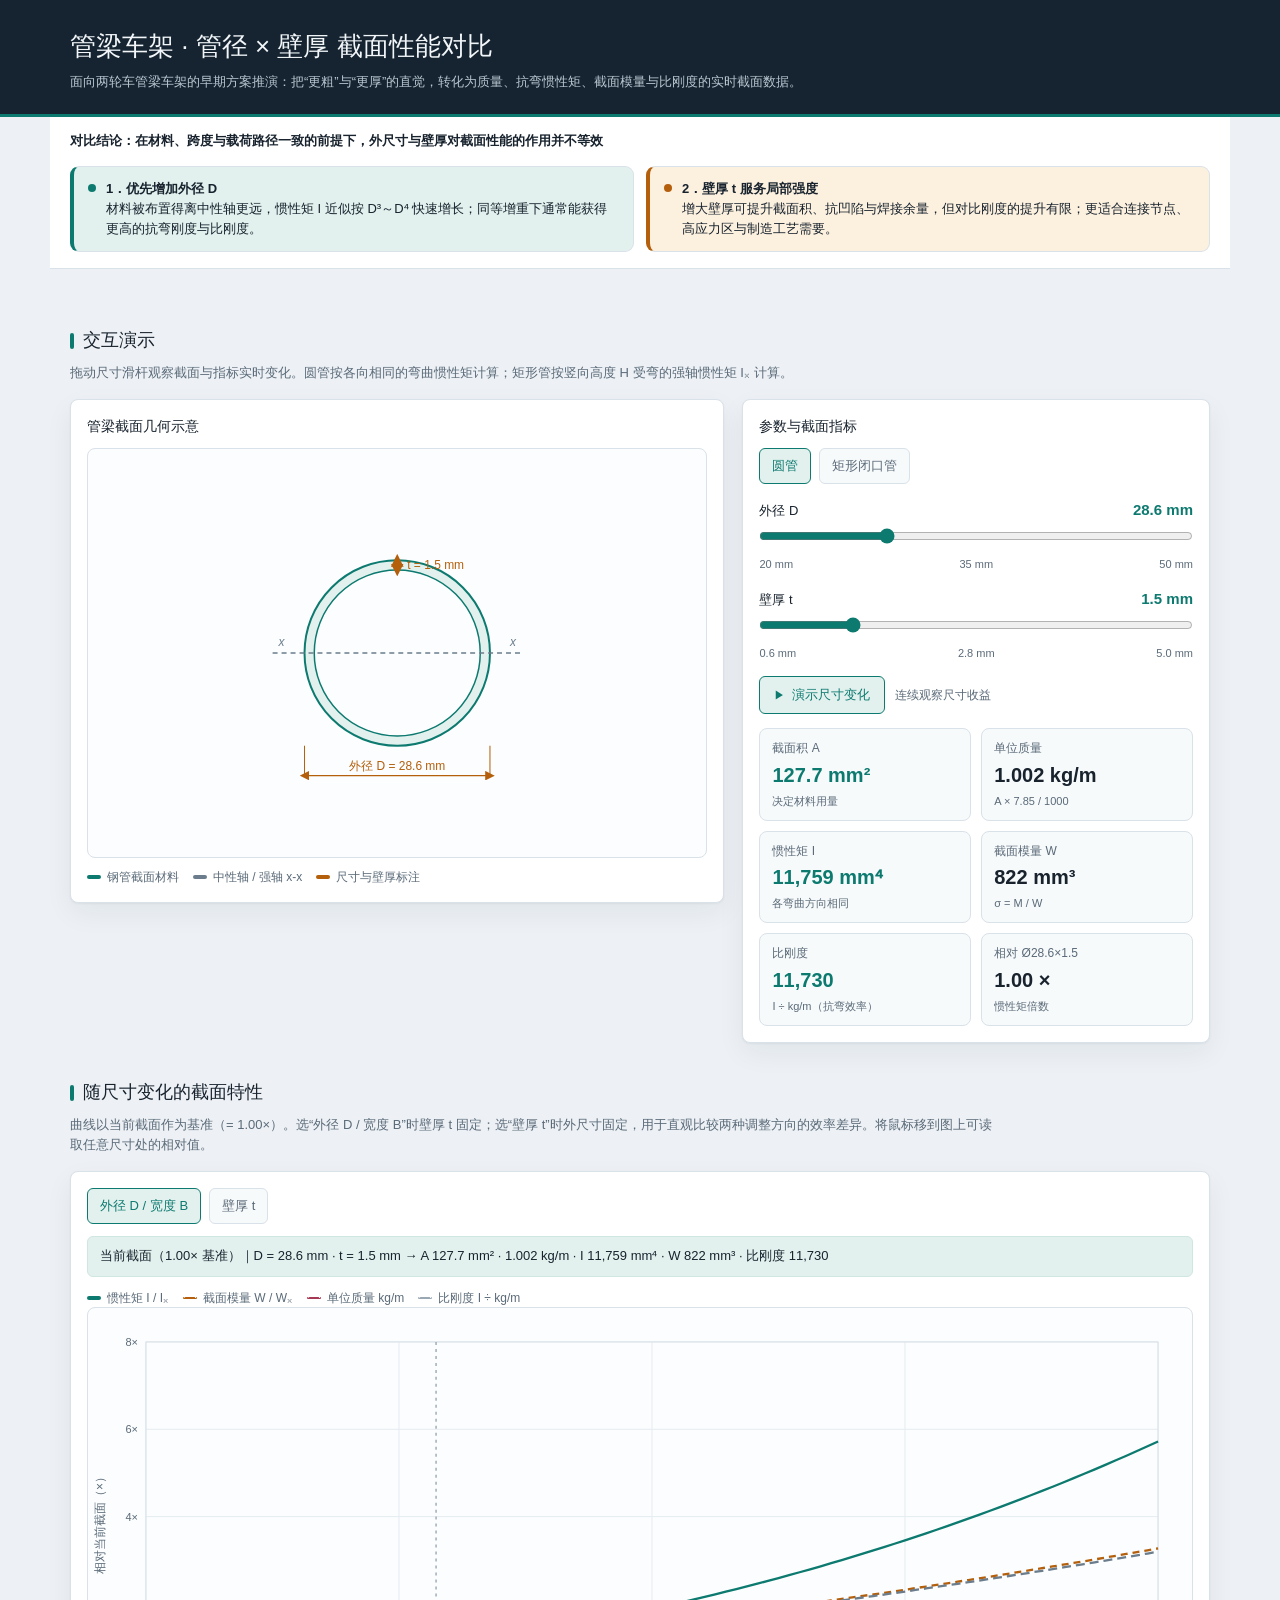
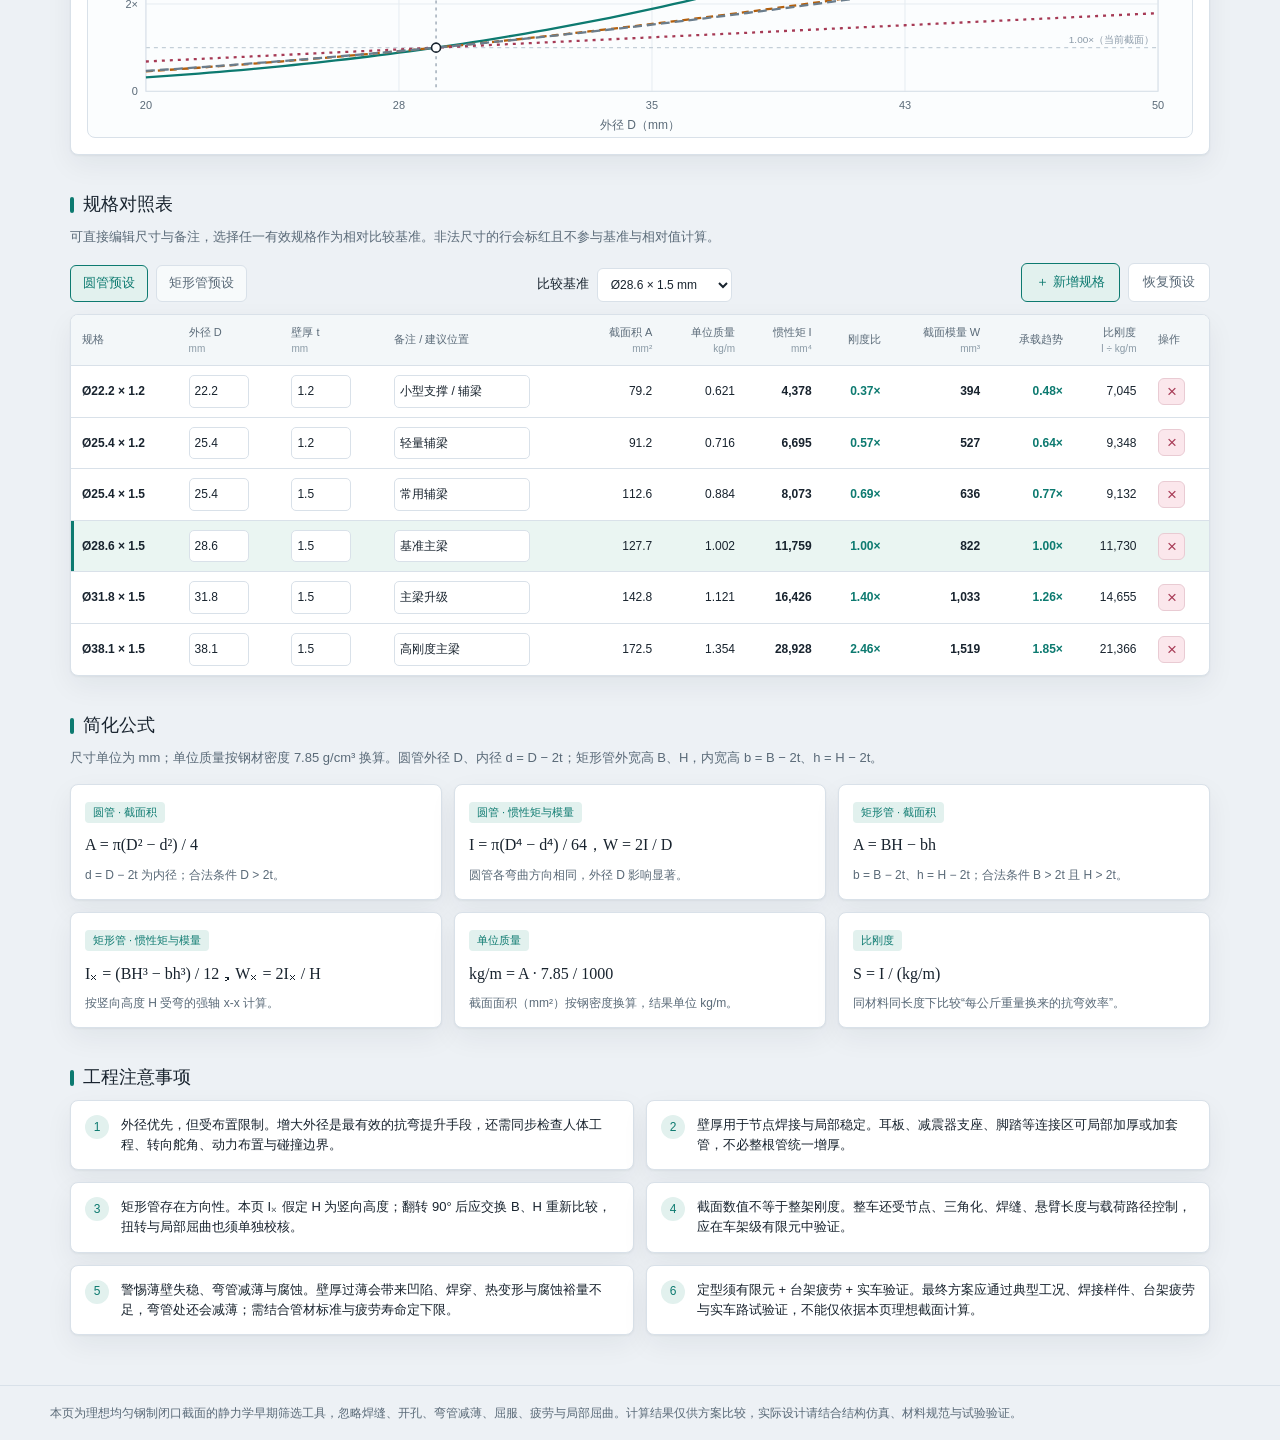
<file: index.html>
<!doctype html>
<html lang="zh-CN">
<head>
  <meta charset="utf-8">
  <meta name="viewport" content="width=device-width, initial-scale=1">
  <meta name="robots" content="noindex">
  <title>正在打开管梁车架截面性能对比器…</title>
  <meta http-equiv="refresh" content="0; url=./管梁车架_管径壁厚_截面性能对比_V2.html">
  <script>window.location.replace('./管梁车架_管径壁厚_截面性能对比_V2.html');</script>
</head>
<body>
  <p>正在打开工具… 若未自动跳转，请<a href="./管梁车架_管径壁厚_截面性能对比_V2.html">点击这里</a>。</p>
</body>
</html>
</file>
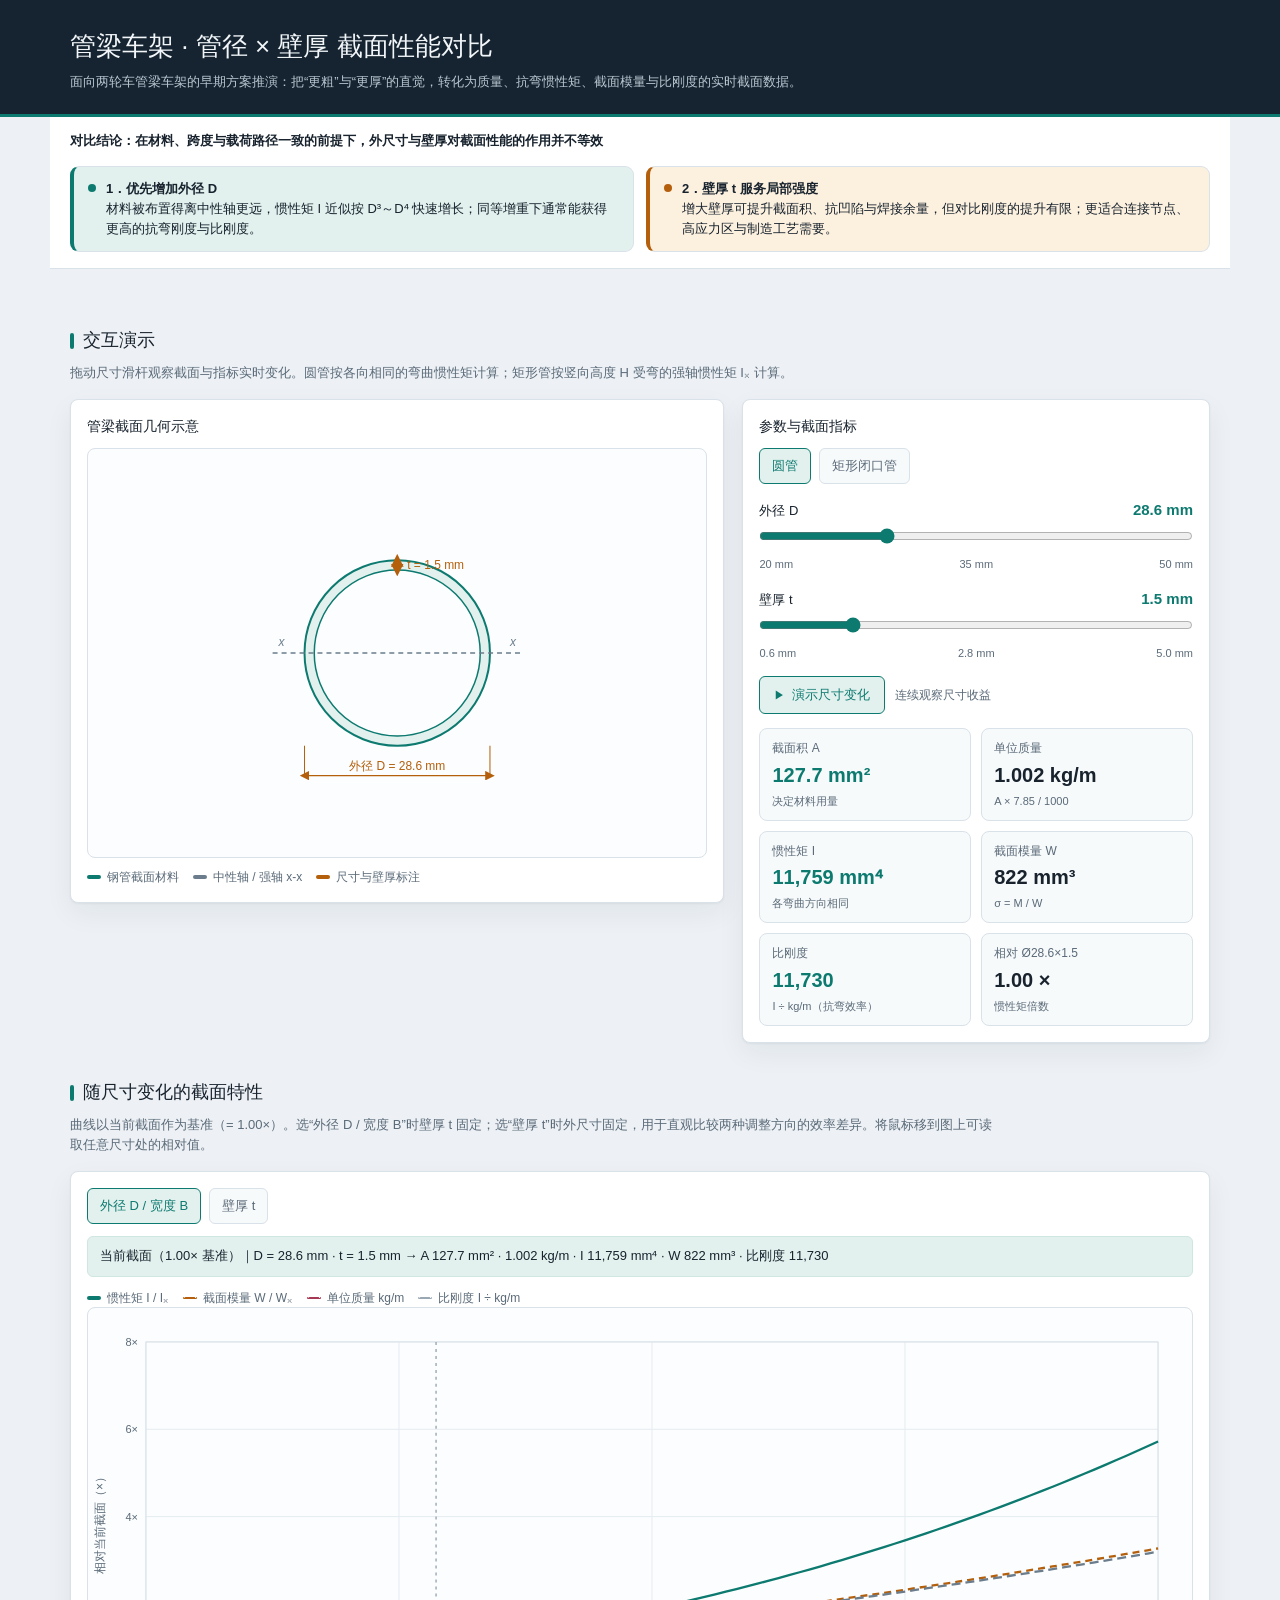
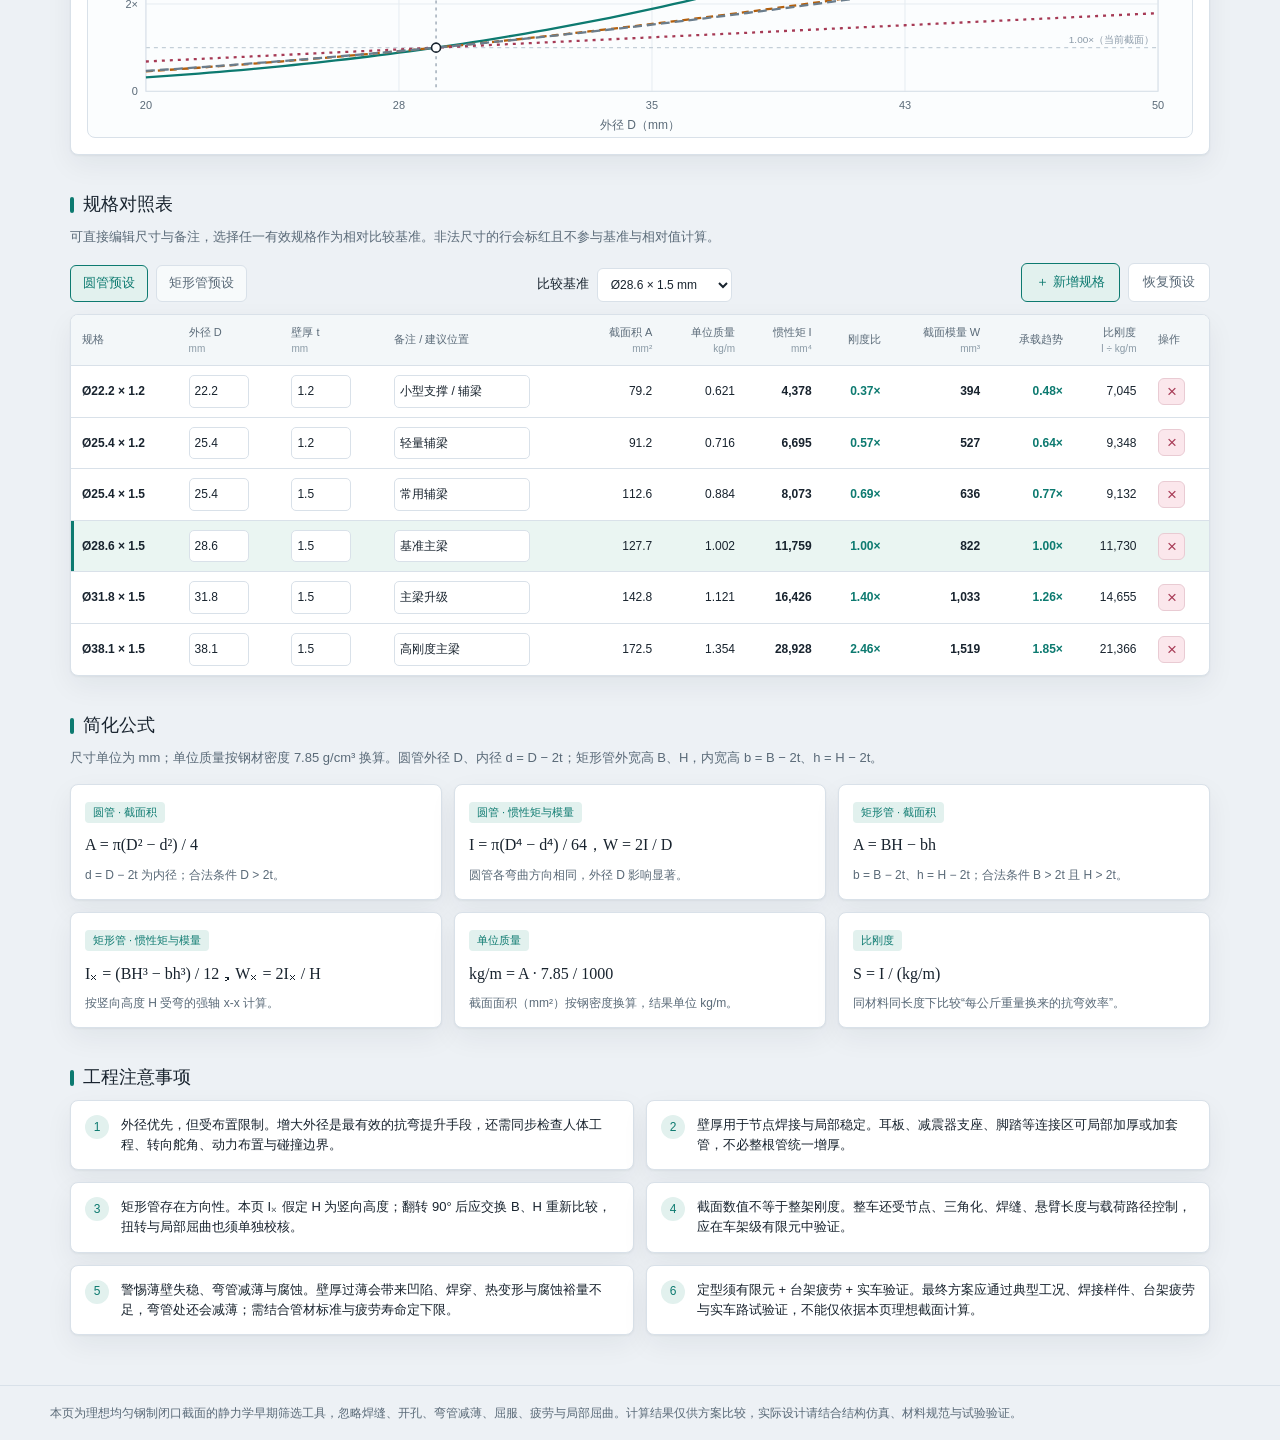
<file: 管梁车架_管径壁厚_截面性能对比_V2.html>
<!doctype html>
<html lang="zh-CN">
<head>
<meta charset="utf-8">
<meta name="viewport" content="width=device-width, initial-scale=1">
<meta name="description" content="两轮车管梁车架管径与壁厚变化的截面性能对比工具（圆管 / 矩形闭口管）">
<title>管梁车架 · 管径 × 壁厚 截面性能对比</title>
<style>
:root{
  --bg:#edf1f5;
  --surface:#ffffff;
  --ink:#18232e;
  --muted:#5a6a78;
  --line:#d9e1e9;
  --grid:#e6ecf1;
  --teal:#0d7a70;
  --teal-soft:#e2f1ee;
  --amber:#b45f0b;
  --amber-soft:#fcf0df;
  --rose:#a63a55;
  --rose-soft:#fbe7ec;
  --green:#2e7d46;
  --green-soft:#e6f3ea;
  --header:#152430;
  --header-ink:#f2f6f9;
  --shadow:0 1px 2px rgba(21,36,48,.05), 0 10px 28px rgba(21,36,48,.06);
}
*{box-sizing:border-box}
html,body{margin:0;padding:0}
body{background:var(--bg);color:var(--ink);font-family:"Segoe UI","PingFang SC","Microsoft YaHei","Noto Sans SC",sans-serif;line-height:1.55;-webkit-font-smoothing:antialiased}
.wrap{max-width:1180px;margin:0 auto;padding:22px 20px 10px}
.site-header{background:var(--header);color:var(--header-ink);border-bottom:3px solid var(--teal)}
.site-header .inner{max-width:1180px;margin:0 auto;padding:26px 20px 22px}
.site-header h1{margin:0 0 6px;font-size:26px;font-weight:500;letter-spacing:0}
.site-header .sub{margin:0;color:#b9c7d2;font-size:13px;max-width:880px}
.conclusion{max-width:1180px;margin:0 auto;padding:14px 20px 16px;display:grid;grid-template-columns:repeat(2,minmax(0,1fr));gap:12px;background:var(--surface);border-bottom:1px solid var(--line)}
.conclusion-title{grid-column:1 / -1;margin:0 0 2px;color:var(--ink);font-size:13px;font-weight:600}
.chip{display:flex;gap:10px;align-items:flex-start;font-size:13px;padding:12px 14px;border:1px solid var(--line);border-radius:9px;background:#fbfcfd}
.chip.diameter{border-left:4px solid var(--teal);background:var(--teal-soft)}
.chip.thickness{border-left:4px solid var(--amber);background:var(--amber-soft)}
.chip .ch-key{color:var(--ink);white-space:nowrap;font-weight:600}
.chip .ch-val{font-weight:400}
.chip .sw{flex:none;width:8px;height:8px;border-radius:50%;margin-top:5px}
.sw.good{background:var(--green)}.sw.bad{background:var(--rose)}.sw.warn{background:var(--amber)}
section.block{margin-top:36px}
h2.sec{font-size:18px;font-weight:500;margin:0 0 8px;display:flex;align-items:center;gap:9px;letter-spacing:0}
h2.sec::before{content:"";width:4px;height:16px;background:var(--teal);border-radius:2px}
.lead{font-size:13px;color:var(--muted);margin:0 0 16px;max-width:930px}
.sim-grid{display:grid;grid-template-columns:minmax(0,1.4fr) minmax(0,1fr);gap:18px;align-items:start}
.panel{background:var(--surface);border:1px solid var(--line);border-radius:8px;padding:16px;box-shadow:var(--shadow)}
.panel-title{font-size:14px;font-weight:500;margin:0 0 10px;color:var(--ink)}
.diagram{width:100%}
.diagram svg,#chartWrap svg{display:block;width:100%;height:auto;background:#fbfdfe;border:1px solid var(--line);border-radius:8px}
.legend{display:flex;flex-wrap:wrap;gap:14px;margin-top:10px;font-size:12px;color:var(--muted)}
.legend .lg{display:inline-flex;align-items:center;gap:6px}
.swatch{width:14px;height:4px;border-radius:2px;flex:none}
.swatch.teal{background:var(--teal)}
.swatch.amber{background:var(--amber)}
.swatch.rose{background:var(--rose)}
.swatch.gray{background:#6b7d8c}
.swatch.dash{width:14px;height:0;border-top:2px dashed #9aa8b4;background:transparent}
.swatch.solid{width:14px;border-top:2px solid var(--teal);height:0}
.swatch.wdash{width:14px;height:0;border-top:2px dashed var(--amber);background:transparent}
.swatch.rose-dash{width:14px;height:0;border-top:2px dashed var(--rose);background:transparent}

.type-tabs,.chart-tabs{display:flex;gap:8px;flex-wrap:wrap;margin-bottom:14px}
.tab{font:inherit;font-size:13px;font-weight:500;padding:7px 12px;border:1px solid var(--line);border-radius:6px;background:#f7fafb;color:var(--muted);cursor:pointer}
.tab:hover{border-color:#c3d2dc}
.tab.active{border-color:var(--teal);background:var(--teal-soft);color:var(--teal)}
.ctrl{margin-bottom:14px}
.ctrl-head{display:flex;justify-content:space-between;align-items:baseline;gap:10px;margin-bottom:4px}
.ctrl-head label{font-size:13px;font-weight:500}
.ctrl-head output{font-size:15px;font-weight:600;color:var(--teal);font-variant-numeric:tabular-nums}
input[type=range]{width:100%;accent-color:var(--teal);height:22px;margin:0;cursor:pointer}
.ctrl-scale{display:flex;justify-content:space-between;font-size:11px;color:var(--muted);margin-top:1px;font-variant-numeric:tabular-nums}
.btn-row{display:flex;align-items:center;gap:10px;margin:4px 0 14px}
.btn{display:inline-flex;align-items:center;gap:7px;border:1px solid var(--teal);background:var(--teal-soft);color:var(--teal);font:inherit;font-size:13px;font-weight:500;padding:8px 14px;border-radius:6px;cursor:pointer}
.btn:hover{background:#d3ebe7}
.btn.alt{border-color:var(--line);background:#fff;color:var(--muted)}
.btn.alt:hover{background:#f3f7f9}
.btn:disabled{opacity:.55;cursor:not-allowed}
.btn .icon{font-size:11px;line-height:1}
.btn-hint{font-size:12px;color:var(--muted)}
.metrics{display:grid;grid-template-columns:repeat(2,minmax(0,1fr));gap:10px}
.metric{background:#f7fafb;border:1px solid var(--line);border-radius:8px;padding:10px 12px;min-width:0}
.metric .k{font-size:12px;color:var(--muted);white-space:nowrap}
.metric .v{font-size:20px;font-weight:600;margin-top:2px;letter-spacing:0;font-variant-numeric:tabular-nums}
.metric.accent .v{color:var(--teal)}
.metric .d{font-size:11px;color:var(--muted);margin-top:2px;white-space:nowrap;overflow:hidden;text-overflow:ellipsis}
#chartReadout{margin:0 0 12px;font-size:13px;color:var(--ink);background:var(--teal-soft);border:1px solid #cfe6e1;border-radius:6px;padding:9px 12px;min-height:20px}
#chartWrap{width:100%;position:relative}
.chart-toolbar{display:flex;justify-content:space-between;align-items:center;gap:12px;flex-wrap:wrap}
.chart-toolbar .chart-tabs{margin:0 0 12px}

.table-tools{display:flex;justify-content:space-between;align-items:flex-end;gap:14px;flex-wrap:wrap;margin-bottom:12px}
.table-tools .type-tabs{margin:0}
.baseline-control{display:flex;align-items:center;gap:8px;flex-wrap:wrap}
.baseline-control label{font-size:13px;font-weight:500}
.baseline-control select{font:inherit;font-size:12px;max-width:265px;padding:8px 9px;color:var(--ink);background:#fff;border:1px solid var(--line);border-radius:6px}
.table-actions{display:flex;gap:8px;flex-wrap:wrap}
.table-scroll{overflow-x:auto;background:var(--surface);border:1px solid var(--line);border-radius:8px;box-shadow:var(--shadow)}
.cmp-table{width:100%;border-collapse:collapse;min-width:1060px}
.cmp-table caption{position:absolute;overflow:hidden;width:1px;height:1px;clip:rect(0 0 0 0)}
.cmp-table th,.cmp-table td{padding:9px 11px;border-bottom:1px solid var(--line);text-align:left;vertical-align:middle;font-size:12px}
.cmp-table thead th{background:#f3f7f9;font-weight:500;font-size:11px;color:var(--muted);white-space:nowrap}
.cmp-table thead th .u{display:block;font-weight:400;font-size:10px;color:#8a9aa6}
.cmp-table tbody tr:last-child td{border-bottom:none}
.cmp-table tbody tr.invalid td{background:var(--rose-soft)}
.cmp-table tbody tr.baseline td{background:#eaf5f2}
.cmp-table tbody tr.baseline td:first-child{box-shadow:inset 3px 0 0 var(--teal)}
.cmp-table .num{text-align:right;font-variant-numeric:tabular-nums;font-weight:500;white-space:nowrap}
.cmp-table .value{font-weight:600}
.cmp-table .ratio{color:var(--teal);font-weight:600}
.cmp-table input{width:60px;padding:6px 5px;color:var(--ink);font:inherit;font-size:12px;border:1px solid var(--line);border-radius:5px;background:#fff}
.cmp-table input:focus{outline:1px solid var(--teal);border-color:var(--teal)}
.cmp-table input.note-input{width:136px}
.cmp-table input.invalid-input{border-color:var(--rose);background:#fff6f5}
.type-cell{font-weight:600;white-space:nowrap}
.delete{width:27px;height:27px;padding:0;color:var(--rose);font-size:17px;line-height:1;border:1px solid #e9cbd3;background:var(--rose-soft);border-radius:6px;cursor:pointer}
.delete:hover{background:var(--rose);color:#fff;border-color:var(--rose)}
.status{min-height:20px;margin:10px 0 0;color:var(--rose);font-size:12px}
.status:empty{display:none}

.formula-grid{display:grid;grid-template-columns:repeat(3,1fr);gap:12px}
.fbox{background:var(--surface);border:1px solid var(--line);border-radius:8px;padding:14px;box-shadow:var(--shadow)}
.fbox .tag{display:inline-block;font-size:11px;color:var(--teal);background:var(--teal-soft);border-radius:4px;padding:2px 8px;font-weight:500}
.fbox .math{margin-top:10px;font-size:16px;font-weight:500;font-family:"Cambria Math","Times New Roman",serif;letter-spacing:0}
.fbox .note{margin:8px 0 0;font-size:12px;color:var(--muted)}
.notes-grid{display:grid;grid-template-columns:repeat(2,1fr);gap:12px}
.note-item{display:flex;gap:12px;background:var(--surface);border:1px solid var(--line);border-radius:8px;padding:14px;box-shadow:var(--shadow)}
.note-item .nid{flex:none;width:24px;height:24px;border-radius:50%;background:var(--teal-soft);color:var(--teal);font-size:12px;font-weight:500;display:flex;align-items:center;justify-content:center}
.note-item p{font-size:13px;margin:0}
.note-item p strong{font-weight:500}
.site-footer{margin-top:40px;padding:18px 20px;border-top:1px solid var(--line);color:var(--muted);font-size:12px}
.site-footer .inner{max-width:1180px;margin:0 auto}

@media (max-width:920px){.sim-grid{grid-template-columns:1fr}.formula-grid{grid-template-columns:repeat(2,1fr)}}
@media (max-width:760px){.conclusion,.notes-grid{grid-template-columns:1fr}.wrap{padding-left:14px;padding-right:14px}.site-header .inner{padding-left:14px;padding-right:14px}}
@media (max-width:560px){.formula-grid{grid-template-columns:1fr}.site-header h1{font-size:22px}.metrics{grid-template-columns:1fr 1fr}.metric .v{font-size:17px}}
</style>
</head>
<body>
<header class="site-header">
  <div class="inner">
    <h1>管梁车架 · 管径 × 壁厚 截面性能对比</h1>
    <p class="sub">面向两轮车管梁车架的早期方案推演：把“更粗”与“更厚”的直觉，转化为质量、抗弯惯性矩、截面模量与比刚度的实时截面数据。</p>
  </div>
</header>

<div class="conclusion">
  <p class="conclusion-title">对比结论：在材料、跨度与载荷路径一致的前提下，外尺寸与壁厚对截面性能的作用并不等效</p>
  <div class="chip diameter"><span class="sw" style="background:var(--teal)"></span><span><span class="ch-key">1．优先增加外径 D</span><br><span class="ch-val">材料被布置得离中性轴更远，惯性矩 I 近似按 D³～D⁴ 快速增长；同等增重下通常能获得更高的抗弯刚度与比刚度。</span></span></div>
  <div class="chip thickness"><span class="sw" style="background:var(--amber)"></span><span><span class="ch-key">2．壁厚 t 服务局部强度</span><br><span class="ch-val">增大壁厚可提升截面积、抗凹陷与焊接余量，但对比刚度的提升有限；更适合连接节点、高应力区与制造工艺需要。</span></span></div>
</div>

<main class="wrap">
  <section class="block">
    <h2 class="sec">交互演示</h2>
    <p class="lead">拖动尺寸滑杆观察截面与指标实时变化。圆管按各向相同的弯曲惯性矩计算；矩形管按竖向高度 H 受弯的强轴惯性矩 Iₓ 计算。</p>
    <div class="sim-grid">
      <div class="panel">
        <p class="panel-title">管梁截面几何示意</p>
        <div class="diagram" id="sectionDiagram"></div>
        <div class="legend">
          <span class="lg"><span class="swatch teal"></span>钢管截面材料</span>
          <span class="lg"><span class="swatch gray"></span>中性轴 / 强轴 x-x</span>
          <span class="lg"><span class="swatch amber"></span>尺寸与壁厚标注</span>
        </div>
      </div>
      <div class="panel">
        <p class="panel-title">参数与截面指标</p>
        <div class="type-tabs" role="tablist" aria-label="截面类型">
          <button class="tab active" id="roundMode" type="button" role="tab" aria-selected="true">圆管</button>
          <button class="tab" id="rectMode" type="button" role="tab" aria-selected="false">矩形闭口管</button>
        </div>
        <div class="ctrl">
          <div class="ctrl-head"><label for="outerRange" id="outerLabel">外径 D</label><output id="outerVal">28.6 mm</output></div>
          <input id="outerRange" type="range" min="20" max="50" step="0.1" value="28.6">
          <div class="ctrl-scale" id="outerScale"><span>20 mm</span><span>35 mm</span><span>50 mm</span></div>
        </div>
        <div class="ctrl" id="heightCtrl" hidden>
          <div class="ctrl-head"><label for="heightRange">高度 H</label><output id="heightVal">25 mm</output></div>
          <input id="heightRange" type="range" min="15" max="55" step="0.1" value="25">
          <div class="ctrl-scale"><span>15 mm</span><span>35 mm</span><span>55 mm</span></div>
        </div>
        <div class="ctrl">
          <div class="ctrl-head"><label for="thicknessRange">壁厚 t</label><output id="thicknessVal">1.5 mm</output></div>
          <input id="thicknessRange" type="range" min="0.6" max="5" step="0.1" value="1.5">
          <div class="ctrl-scale"><span>0.6 mm</span><span>2.8 mm</span><span>5.0 mm</span></div>
        </div>
        <div class="btn-row">
          <button type="button" class="btn" id="playBtn"><span class="icon" id="playIcon">▶</span><span id="playLabel">演示尺寸变化</span></button>
          <span class="btn-hint">连续观察尺寸收益</span>
        </div>
        <div class="metrics">
          <div class="metric accent"><div class="k">截面积 A</div><div class="v" id="mArea">—</div><div class="d">决定材料用量</div></div>
          <div class="metric"><div class="k">单位质量</div><div class="v" id="mKgm">—</div><div class="d">A × 7.85 / 1000</div></div>
          <div class="metric accent"><div class="k" id="kInertia">惯性矩 I</div><div class="v" id="mInertia">—</div><div class="d" id="mInertiaD">各弯曲方向相同</div></div>
          <div class="metric"><div class="k" id="kModulus">截面模量 W</div><div class="v" id="mModulus">—</div><div class="d" id="mModulusD">σ = M / W</div></div>
          <div class="metric accent"><div class="k">比刚度</div><div class="v" id="mSpecific">—</div><div class="d">I ÷ kg/m（抗弯效率）</div></div>
          <div class="metric"><div class="k">相对 Ø28.6×1.5</div><div class="v" id="mRatio">—</div><div class="d">惯性矩倍数</div></div>
        </div>
      </div>
    </div>
  </section>

  <section class="block">
    <h2 class="sec">随尺寸变化的截面特性</h2>
    <p class="lead">曲线以当前截面作为基准（= 1.00×）。选“外径 D / 宽度 B”时壁厚 t 固定；选“壁厚 t”时外尺寸固定，用于直观比较两种调整方向的效率差异。将鼠标移到图上可读取任意尺寸处的相对值。</p>
    <div class="panel">
      <div class="chart-toolbar">
        <div class="chart-tabs" role="tablist" aria-label="曲线横轴">
          <button class="tab active" id="outerChart" type="button" role="tab" aria-selected="true">外径 D / 宽度 B</button>
          <button class="tab" id="thickChart" type="button" role="tab" aria-selected="false">壁厚 t</button>
        </div>
      </div>
      <p id="chartReadout"></p>
      <div class="legend">
        <span class="lg"><span class="swatch teal"></span>惯性矩 I / Iₓ</span>
        <span class="lg"><span class="swatch wdash"></span>截面模量 W / Wₓ</span>
        <span class="lg"><span class="swatch rose-dash"></span>单位质量 kg/m</span>
        <span class="lg"><span class="swatch dash"></span>比刚度 I ÷ kg/m</span>
      </div>
      <div id="chartWrap"></div>
    </div>
  </section>

  <section class="block">
    <h2 class="sec">规格对照表</h2>
    <p class="lead">可直接编辑尺寸与备注，选择任一有效规格作为相对比较基准。非法尺寸的行会标红且不参与基准与相对值计算。</p>
    <div class="table-tools">
      <div class="type-tabs" role="tablist" aria-label="表格截面类型">
        <button class="tab active" id="roundTab" type="button" role="tab" aria-selected="true">圆管预设</button>
        <button class="tab" id="rectTab" type="button" role="tab" aria-selected="false">矩形管预设</button>
      </div>
      <div class="baseline-control"><label for="baselineSelect">比较基准</label><select id="baselineSelect" aria-label="选择相对值基准"></select></div>
      <div class="table-actions">
        <button class="btn" id="addRow" type="button">＋ 新增规格</button>
        <button class="btn alt" id="restoreRows" type="button">恢复预设</button>
      </div>
    </div>
    <div class="table-scroll">
      <table class="cmp-table">
        <caption>可编辑的管梁车架截面性能对照表</caption>
        <thead id="tableHead"></thead>
        <tbody id="tableBody"></tbody>
      </table>
    </div>
    <p class="status" id="status" role="alert"></p>
  </section>

  <section class="block">
    <h2 class="sec">简化公式</h2>
    <p class="lead">尺寸单位为 mm；单位质量按钢材密度 7.85 g/cm³ 换算。圆管外径 D、内径 d = D − 2t；矩形管外宽高 B、H，内宽高 b = B − 2t、h = H − 2t。</p>
    <div class="formula-grid">
      <div class="fbox"><span class="tag">圆管 · 截面积</span><div class="math">A = π(D² − d²) / 4</div><p class="note">d = D − 2t 为内径；合法条件 D &gt; 2t。</p></div>
      <div class="fbox"><span class="tag">圆管 · 惯性矩与模量</span><div class="math">I = π(D⁴ − d⁴) / 64，W = 2I / D</div><p class="note">圆管各弯曲方向相同，外径 D 影响显著。</p></div>
      <div class="fbox"><span class="tag">矩形管 · 截面积</span><div class="math">A = BH − bh</div><p class="note">b = B − 2t、h = H − 2t；合法条件 B &gt; 2t 且 H &gt; 2t。</p></div>
      <div class="fbox"><span class="tag">矩形管 · 惯性矩与模量</span><div class="math">Iₓ = (BH³ − bh³) / 12，Wₓ = 2Iₓ / H</div><p class="note">按竖向高度 H 受弯的强轴 x-x 计算。</p></div>
      <div class="fbox"><span class="tag">单位质量</span><div class="math">kg/m = A · 7.85 / 1000</div><p class="note">截面面积（mm²）按钢密度换算，结果单位 kg/m。</p></div>
      <div class="fbox"><span class="tag">比刚度</span><div class="math">S = I / (kg/m)</div><p class="note">同材料同长度下比较“每公斤重量换来的抗弯效率”。</p></div>
    </div>
  </section>

  <section class="block">
    <h2 class="sec">工程注意事项</h2>
    <div class="notes-grid">
      <div class="note-item"><span class="nid">1</span><p><strong>外径优先，但受布置限制。</strong>增大外径是最有效的抗弯提升手段，还需同步检查人体工程、转向舵角、动力布置与碰撞边界。</p></div>
      <div class="note-item"><span class="nid">2</span><p><strong>壁厚用于节点焊接与局部稳定。</strong>耳板、减震器支座、脚踏等连接区可局部加厚或加套管，不必整根管统一增厚。</p></div>
      <div class="note-item"><span class="nid">3</span><p><strong>矩形管存在方向性。</strong>本页 Iₓ 假定 H 为竖向高度；翻转 90° 后应交换 B、H 重新比较，扭转与局部屈曲也须单独校核。</p></div>
      <div class="note-item"><span class="nid">4</span><p><strong>截面数值不等于整架刚度。</strong>整车还受节点、三角化、焊缝、悬臂长度与载荷路径控制，应在车架级有限元中验证。</p></div>
      <div class="note-item"><span class="nid">5</span><p><strong>警惕薄壁失稳、弯管减薄与腐蚀。</strong>壁厚过薄会带来凹陷、焊穿、热变形与腐蚀裕量不足，弯管处还会减薄；需结合管材标准与疲劳寿命定下限。</p></div>
      <div class="note-item"><span class="nid">6</span><p><strong>定型须有限元 + 台架疲劳 + 实车验证。</strong>最终方案应通过典型工况、焊接样件、台架疲劳与实车路试验证，不能仅依据本页理想截面计算。</p></div>
    </div>
  </section>
</main>

<footer class="site-footer">
  <div class="inner">本页为理想均匀钢制闭口截面的静力学早期筛选工具，忽略焊缝、开孔、弯管减薄、屈服、疲劳与局部屈曲。计算结果仅供方案比较，实际设计请结合结构仿真、材料规范与试验验证。</div>
</footer>

<script>
(function(){
  'use strict';

  /* ==== PURE CALC ==== */
  var DENSITY = 7.85; // g/cm³；尺寸输入单位为 mm
  function calcRound(D, t){
    D = Number(D); t = Number(t);
    if (!(t > 0) || !(D > 2 * t)){
      return { area: NaN, kgm: NaN, inertia: NaN, modulus: NaN, specific: NaN, invalid: true };
    }
    var d = D - 2 * t;
    var A = Math.PI * (D * D - d * d) / 4;
    var I = Math.PI * (Math.pow(D, 4) - Math.pow(d, 4)) / 64;
    var kgm = A * DENSITY / 1000;
    return { area: A, kgm: kgm, inertia: I, modulus: 2 * I / D, specific: I / kgm, invalid: false };
  }
  function calcRect(B, H, t){
    B = Number(B); H = Number(H); t = Number(t);
    if (!(t > 0) || !(B > 2 * t) || !(H > 2 * t)){
      return { area: NaN, kgm: NaN, inertia: NaN, modulus: NaN, specific: NaN, invalid: true };
    }
    var b = B - 2 * t, h = H - 2 * t;
    var A = B * H - b * h;
    var I = (B * Math.pow(H, 3) - b * Math.pow(h, 3)) / 12;
    var kgm = A * DENSITY / 1000;
    return { area: A, kgm: kgm, inertia: I, modulus: 2 * I / H, specific: I / kgm, invalid: false };
  }
  /* ==== END PURE CALC ==== */

  var $ = function(id){ return document.getElementById(id); };
  function fmt(n, d){
    if (!Number.isFinite(n)) return '—';
    var nd = (d === undefined ? 1 : d);
    return n.toLocaleString('zh-CN', { maximumFractionDigits: nd, minimumFractionDigits: nd });
  }
  function esc(s){ return String(s).replace(/&/g,'&amp;').replace(/</g,'&lt;').replace(/>/g,'&gt;').replace(/"/g,'&quot;'); }

  // 交互状态（滑杆 + 图表 + 截面图）
  var state = {
    type: 'round',
    round: { d: 28.6, t: 1.5 },
    rect: { b: 40, h: 25, t: 1.5 },
    chart: 'outer', // 'outer' | 'thick'
    playing: false,
    raf: 0,
    t0: 0
  };
  var SERIES = [
    { key: 'inertia',  label: '惯性矩 I / Iₓ', color: 'var(--teal)',  dash: '' },
    { key: 'modulus',  label: '截面模量 W / Wₓ', color: 'var(--amber)', dash: '7 5' },
    { key: 'kgm',      label: '单位质量 kg/m', color: 'var(--rose)',  dash: '3 5' },
    { key: 'specific', label: '比刚度',         color: '#6b7d8c',     dash: '9 5' }
  ];
  var REF = calcRound(28.6, 1.5); // 固定参考基准：Ø28.6 × 1.5
  var reduced = (window.matchMedia && window.matchMedia('(prefers-reduced-motion: reduce)').matches) || false;

  function cur(){ return state.type === 'round' ? state.round : state.rect; }
  function calcCurrent(){ var c = cur(); return state.type === 'round' ? calcRound(c.d, c.t) : calcRect(c.b, c.h, c.t); }

  /* ---------- 控件同步 ---------- */
  function updateControls(){
    var rect = state.type === 'rect';
    var c = cur();
    $('roundMode').classList.toggle('active', !rect);
    $('rectMode').classList.toggle('active', rect);
    $('roundMode').setAttribute('aria-selected', String(!rect));
    $('rectMode').setAttribute('aria-selected', String(rect));
    $('outerLabel').textContent = rect ? '宽度 B' : '外径 D';
    $('outerRange').min = '20';
    $('outerRange').max = rect ? '60' : '50';
    $('outerRange').value = rect ? c.b : c.d;
    $('outerVal').textContent = fmt(rect ? c.b : c.d, 1) + ' mm';
    $('outerScale').innerHTML = rect
      ? '<span>20 mm</span><span>40 mm</span><span>60 mm</span>'
      : '<span>20 mm</span><span>35 mm</span><span>50 mm</span>';
    $('heightCtrl').hidden = !rect;
    $('heightRange').value = state.rect.h;
    $('heightVal').textContent = fmt(state.rect.h, 1) + ' mm';
    $('thicknessRange').value = c.t;
    $('thicknessVal').textContent = fmt(c.t, 1) + ' mm';
  }

  function updateMetrics(){
    var c = calcCurrent();
    var rect = state.type === 'rect';
    $('mArea').textContent = fmt(c.area, 1) + ' mm²';
    $('mKgm').textContent = fmt(c.kgm, 3) + ' kg/m';
    $('mInertia').textContent = fmt(c.inertia, 0) + ' mm⁴';
    $('mModulus').textContent = fmt(c.modulus, 0) + ' mm³';
    $('mSpecific').textContent = fmt(c.specific, 0);
    $('mRatio').textContent = fmt(c.inertia / REF.inertia, 2) + ' ×';
    $('kInertia').textContent = rect ? '惯性矩 Iₓ' : '惯性矩 I';
    $('kModulus').textContent = rect ? '截面模量 Wₓ' : '截面模量 W';
    $('mInertiaD').textContent = rect ? '强轴 x-x（绕水平轴）' : '各弯曲方向相同';
    $('mModulusD').textContent = rect ? 'σ = M / Wₓ' : 'σ = M / W';
  }

  /* ---------- 截面 SVG ---------- */
  function drawSection(){
    var box = $('sectionDiagram');
    var W = Math.max(300, box.clientWidth);
    var H = Math.round(W * 0.66);
    var cx = W / 2, cy = H / 2;
    var defs = '<defs><marker id="arrAmber" markerWidth="8" markerHeight="8" refX="4" refY="4" orient="auto-start-reverse"><path d="M0,0 L8,4 L0,8 z" fill="var(--amber)"/></marker></defs>';
    var s = '';
    if (state.type !== 'rect'){
      var d = cur().d, t = cur().t;
      var scale = Math.min((W - 120) / 50, (H - 84) / 50);
      var ro = d * scale / 2;
      var ri = (d - 2 * t) * scale / 2;
      s += '<circle cx="' + cx + '" cy="' + cy + '" r="' + ro + '" fill="var(--teal-soft)" stroke="var(--teal)" stroke-width="2"/>';
      s += '<circle cx="' + cx + '" cy="' + cy + '" r="' + ri + '" fill="#fbfdfe" stroke="var(--teal)" stroke-width="1.5"/>';
      s += '<line x1="' + (cx - ro - 32) + '" y1="' + cy + '" x2="' + (cx + ro + 32) + '" y2="' + cy + '" stroke="#6b7d8c" stroke-width="1.4" stroke-dasharray="5 4"/>';
      s += '<text x="' + (cx - ro - 26) + '" y="' + (cy - 7) + '" font-size="12" fill="#6b7d8c" font-style="italic">x</text>';
      s += '<text x="' + (cx + ro + 20) + '" y="' + (cy - 7) + '" font-size="12" fill="#6b7d8c" font-style="italic">x</text>';
      var dy = cy + ro + 30;
      s += '<line x1="' + (cx - ro) + '" y1="' + (cy + ro) + '" x2="' + (cx - ro) + '" y2="' + dy + '" stroke="var(--amber)" stroke-width="1"/>';
      s += '<line x1="' + (cx + ro) + '" y1="' + (cy + ro) + '" x2="' + (cx + ro) + '" y2="' + dy + '" stroke="var(--amber)" stroke-width="1"/>';
      s += '<line x1="' + (cx - ro) + '" y1="' + dy + '" x2="' + (cx + ro) + '" y2="' + dy + '" stroke="var(--amber)" stroke-width="1.2" marker-start="url(#arrAmber)" marker-end="url(#arrAmber)"/>';
      s += '<text x="' + cx + '" y="' + (dy - 6) + '" text-anchor="middle" font-size="12" fill="var(--amber)">外径 D = ' + fmt(d, 1) + ' mm</text>';
      var ty = cy - ri;
      s += '<line x1="' + cx + '" y1="' + (cy - ro) + '" x2="' + cx + '" y2="' + ty + '" stroke="var(--amber)" stroke-width="1.6" marker-start="url(#arrAmber)" marker-end="url(#arrAmber)"/>';
      s += '<text x="' + (cx + 10) + '" y="' + ((cy - ro + ty) / 2 + 4) + '" font-size="12" fill="var(--amber)">t = ' + fmt(t, 1) + ' mm</text>';
      box.innerHTML = '<svg width="' + W + '" height="' + H + '" viewBox="0 0 ' + W + ' ' + H + '" role="img" aria-label="圆管截面示意">' + defs + s + '</svg>';
    } else {
      var b = cur().b, h = cur().h, t2 = cur().t;
      var scale2 = Math.min((W - 90) / 60, (H - 84) / 55);
      var ow = b * scale2, oh = h * scale2, iw = (b - 2 * t2) * scale2, ih = (h - 2 * t2) * scale2;
      var x0 = cx - ow / 2, y0 = cy - oh / 2;
      s += '<rect x="' + x0 + '" y="' + y0 + '" width="' + ow + '" height="' + oh + '" fill="var(--teal-soft)" stroke="var(--teal)" stroke-width="2"/>';
      s += '<rect x="' + (cx - iw / 2) + '" y="' + (cy - ih / 2) + '" width="' + iw + '" height="' + ih + '" fill="#fbfdfe" stroke="var(--teal)" stroke-width="1.5"/>';
      s += '<line x1="' + (x0 - 32) + '" y1="' + cy + '" x2="' + (x0 + ow + 32) + '" y2="' + cy + '" stroke="#6b7d8c" stroke-width="1.4" stroke-dasharray="5 4"/>';
      s += '<text x="' + (x0 - 26) + '" y="' + (cy - 7) + '" font-size="12" fill="#6b7d8c" font-style="italic">x</text>';
      s += '<text x="' + (x0 + ow + 20) + '" y="' + (cy - 7) + '" font-size="12" fill="#6b7d8c" font-style="italic">x</text>';
      var by = y0 + oh + 30;
      s += '<line x1="' + x0 + '" y1="' + (y0 + oh) + '" x2="' + x0 + '" y2="' + by + '" stroke="var(--amber)" stroke-width="1"/>';
      s += '<line x1="' + (x0 + ow) + '" y1="' + (y0 + oh) + '" x2="' + (x0 + ow) + '" y2="' + by + '" stroke="var(--amber)" stroke-width="1"/>';
      s += '<line x1="' + x0 + '" y1="' + by + '" x2="' + (x0 + ow) + '" y2="' + by + '" stroke="var(--amber)" stroke-width="1.2" marker-start="url(#arrAmber)" marker-end="url(#arrAmber)"/>';
      s += '<text x="' + cx + '" y="' + (by - 6) + '" text-anchor="middle" font-size="12" fill="var(--amber)">宽度 B = ' + fmt(b, 1) + ' mm</text>';
      var hx = x0 + ow + 26;
      s += '<line x1="' + (x0 + ow) + '" y1="' + y0 + '" x2="' + hx + '" y2="' + y0 + '" stroke="var(--amber)" stroke-width="1"/>';
      s += '<line x1="' + (x0 + ow) + '" y1="' + (y0 + oh) + '" x2="' + hx + '" y2="' + (y0 + oh) + '" stroke="var(--amber)" stroke-width="1"/>';
      s += '<line x1="' + hx + '" y1="' + y0 + '" x2="' + hx + '" y2="' + (y0 + oh) + '" stroke="var(--amber)" stroke-width="1.2" marker-start="url(#arrAmber)" marker-end="url(#arrAmber)"/>';
      s += '<text x="' + (hx + 6) + '" y="' + (cy + 4) + '" font-size="12" fill="var(--amber)">H = ' + fmt(h, 1) + ' mm</text>';
      var tX = x0 + ow * 0.28;
      var tTop = y0 + t2 * scale2;
      s += '<line x1="' + tX + '" y1="' + y0 + '" x2="' + tX + '" y2="' + tTop + '" stroke="var(--amber)" stroke-width="1.6" marker-start="url(#arrAmber)" marker-end="url(#arrAmber)"/>';
      s += '<text x="' + (tX + 8) + '" y="' + ((y0 + tTop) / 2 + 4) + '" font-size="12" fill="var(--amber)">t = ' + fmt(t2, 1) + ' mm</text>';
      box.innerHTML = '<svg width="' + W + '" height="' + H + '" viewBox="0 0 ' + W + ' ' + H + '" role="img" aria-label="矩形管截面示意">' + defs + s + '</svg>';
    }
  }

  /* ---------- 曲线图 ---------- */
  function chartRange(){
    var isOuter = state.chart === 'outer';
    var min, max, now;
    if (isOuter){
      min = 20;
      max = state.type === 'round' ? 50 : 60;
      now = state.type === 'round' ? cur().d : cur().b;
    } else {
      min = 0.6;
      max = 5;
      now = cur().t;
    }
    return { isOuter: isOuter, min: min, max: max, now: now };
  }
  function chartSample(v){
    var c = cur();
    if (state.type === 'round'){
      var D = state.chart === 'outer' ? v : c.d;
      var t = state.chart === 'thick' ? v : c.t;
      return calcRound(D, t);
    }
    var B = state.chart === 'outer' ? v : c.b;
    var tt = state.chart === 'thick' ? v : c.t;
    return calcRect(B, c.h, tt);
  }
  function niceNumber(x){
    if (!(x > 0)) return 1;
    var steps = [1, 2, 2.5, 5, 10];
    var mag = Math.pow(10, Math.floor(Math.log10(x)));
    var n = x / mag;
    for (var i = 0; i < steps.length; i++){ if (n <= steps[i]) return steps[i] * mag; }
    return 10 * mag;
  }
  function tickLabel(v){
    var s = String(Math.round(v * 100) / 100);
    if (s.indexOf('.') >= 0) s = s.replace(/\.?0+$/, '');
    return s + '×';
  }
  var chartMeta = null;
  function drawChart(){
    var box = $('chartWrap');
    var W = Math.max(300, box.clientWidth);
    var H = Math.round(Math.max(310, Math.min(430, W * 0.62)));
    var m = { t: 34, r: 34, b: 46, l: 58 };
    var r = chartRange();
    var base = calcCurrent();
    var xf = function(v){ return m.l + (v - r.min) / (r.max - r.min) * (W - m.l - m.r); };
    var step = (r.max - r.min) / 96;
    var top = 0;
    var samples = [];
    for (var v = r.min; v <= r.max + 1e-9; v += step){
      var q = chartSample(v);
      if (q.invalid) continue;
      samples.push({ v: v, q: q });
      for (var k = 0; k < SERIES.length; k++){
        var rr = q[SERIES[k].key] / base[SERIES[k].key];
        if (rr > top) top = rr;
      }
    }
    var tickStep = niceNumber((top * 1.15) / 4);
    var top2 = tickStep * 4;
    var yf = function(v){ return m.t + (1 - v / top2) * (H - m.t - m.b); };

    var grid = '';
    var gi;
    for (gi = 0; gi <= 4; gi++){
      var yv = tickStep * gi;
      var y = yf(yv);
      grid += '<line x1="' + m.l + '" y1="' + y + '" x2="' + (W - m.r) + '" y2="' + y + '" stroke="var(--grid)" stroke-width="1"/>';
      grid += '<text x="' + (m.l - 8) + '" y="' + (y + 4) + '" text-anchor="end" font-size="11" fill="var(--muted)">' + (gi === 0 ? '0' : tickLabel(yv)) + '</text>';
    }
    for (gi = 0; gi <= 4; gi++){
      var xv = r.min + (r.max - r.min) * gi / 4;
      var x = xf(xv);
      grid += '<line x1="' + x + '" y1="' + m.t + '" x2="' + x + '" y2="' + (H - m.b) + '" stroke="var(--grid)" stroke-width="1"/>';
      grid += '<text x="' + x + '" y="' + (H - m.b + 18) + '" text-anchor="middle" font-size="11" fill="var(--muted)">' + xv.toFixed(r.isOuter ? 0 : 1) + '</text>';
    }
    if (top2 >= 1){
      grid += '<line x1="' + m.l + '" y1="' + yf(1) + '" x2="' + (W - m.r) + '" y2="' + yf(1) + '" stroke="#c4cfd8" stroke-width="1.2" stroke-dasharray="4 4"/>';
      grid += '<text x="' + (W - m.r - 4) + '" y="' + (yf(1) - 5) + '" text-anchor="end" font-size="10" fill="#8b9aa8">1.00×（当前截面）</text>';
    }

    var paths = '';
    for (var si = 0; si < SERIES.length; si++){
      var ser = SERIES[si];
      var dstr = '';
      for (var pi = 0; pi < samples.length; pi++){
        var p = samples[pi];
        var ratio = p.q[ser.key] / base[ser.key];
        dstr += (pi ? 'L' : 'M') + xf(p.v).toFixed(2) + ',' + yf(ratio).toFixed(2);
      }
      paths += '<path d="' + dstr + '" fill="none" stroke="' + ser.color + '" stroke-width="2.3"' + (ser.dash ? ' stroke-dasharray="' + ser.dash + '"' : '') + '/>';
    }

    var gx = xf(r.now);
    var guide = '<line x1="' + gx + '" y1="' + m.t + '" x2="' + gx + '" y2="' + (H - m.b) + '" stroke="#8b9aa8" stroke-width="1.2" stroke-dasharray="3 4"/>';
    guide += '<circle cx="' + gx + '" cy="' + yf(1) + '" r="4.5" fill="#fff" stroke="var(--ink)" stroke-width="1.6"/>';

    var hover = '<g class="hoverG" style="display:none">';
    hover += '<line class="hoverLine" x1="0" y1="' + m.t + '" x2="0" y2="' + (H - m.b) + '" stroke="#5a6a78" stroke-width="1" stroke-dasharray="2 3"/>';
    for (var hi = 0; hi < SERIES.length; hi++){
      hover += '<circle class="hoverDot" cx="0" cy="0" r="4" fill="' + SERIES[hi].color + '" stroke="#fff" stroke-width="1.5"/>';
    }
    hover += '</g>';

    var axis = '<text x="' + (W / 2) + '" y="' + (H - 8) + '" text-anchor="middle" font-size="12" fill="var(--muted)">' + (r.isOuter ? (state.type === 'round' ? '外径 D（mm）' : '宽度 B（mm）') : '壁厚 t（mm）') + '</text>' +
      '<text x="16" y="' + (H / 2) + '" text-anchor="middle" font-size="12" fill="var(--muted)" transform="rotate(-90 16 ' + (H / 2) + ')">相对当前截面（×）</text>';

    box.innerHTML = '<svg width="' + W + '" height="' + H + '" viewBox="0 0 ' + W + ' ' + H + '" role="img" aria-label="截面性能随尺寸变化的归一化曲线">' +
      grid + '<rect x="' + m.l + '" y="' + m.t + '" width="' + (W - m.l - m.r) + '" height="' + (H - m.t - m.b) + '" fill="none" stroke="var(--line)" stroke-width="1"/>' +
      paths + guide + hover + axis + '</svg>';

    var svgEl = box.querySelector('svg');
    chartMeta = {
      box: box, W: W, H: H, m: m, min: r.min, max: r.max, isOuter: r.isOuter,
      xf: xf, yf: yf, base: base,
      hoverG: svgEl.querySelector('.hoverG'),
      hoverLine: svgEl.querySelector('.hoverLine'),
      hoverDots: svgEl.querySelectorAll('.hoverDot')
    };
    setDefaultReadout();
  }

  function setDefaultReadout(){
    var c = calcCurrent();
    var rect = state.type === 'rect';
    var lim = rect ? 'B = ' + fmt(cur().b, 1) + ' mm · H = ' + fmt(cur().h, 1) + ' mm · t = ' + fmt(cur().t, 1) + ' mm'
                   : 'D = ' + fmt(cur().d, 1) + ' mm · t = ' + fmt(cur().t, 1) + ' mm';
    $('chartReadout').textContent = '当前截面（1.00× 基准）｜' + lim + ' → A ' + fmt(c.area, 1) + ' mm² · ' + fmt(c.kgm, 3) + ' kg/m · ' + (rect ? 'Iₓ' : 'I') + ' ' + fmt(c.inertia, 0) + ' mm⁴ · ' + (rect ? 'Wₓ' : 'W') + ' ' + fmt(c.modulus, 0) + ' mm³ · 比刚度 ' + fmt(c.specific, 0);
  }
  function updateHoverReadout(v, q){
    if (!chartMeta) return;
    var parts = [];
    for (var i = 0; i < SERIES.length; i++){
      var rr = q[SERIES[i].key] / chartMeta.base[SERIES[i].key];
      parts.push(SERIES[i].label + ' ' + fmt(rr, 2) + '×');
    }
    var xlab = chartMeta.isOuter ? (state.type === 'round' ? 'D' : 'B') : 't';
    $('chartReadout').textContent = xlab + ' = ' + fmt(v, chartMeta.isOuter ? 0 : 1) + ' mm → ' + parts.join('　·　');
  }
  function onChartMove(e){
    if (!chartMeta) return;
    var rb = chartMeta.box.getBoundingClientRect();
    var px = e.clientX - rb.left;
    var m = chartMeta.m;
    var v = chartMeta.min + (px - m.l) / (chartMeta.W - m.l - m.r) * (chartMeta.max - chartMeta.min);
    v = Math.max(chartMeta.min, Math.min(chartMeta.max, v));
    var q = chartSample(v);
    if (q.invalid) return;
    var X = chartMeta.xf(v);
    chartMeta.hoverG.style.display = '';
    chartMeta.hoverLine.setAttribute('x1', X);
    chartMeta.hoverLine.setAttribute('x2', X);
    for (var i = 0; i < SERIES.length; i++){
      var ratio = q[SERIES[i].key] / chartMeta.base[SERIES[i].key];
      var dot = chartMeta.hoverDots[i];
      dot.setAttribute('cx', X);
      dot.setAttribute('cy', chartMeta.yf(ratio));
    }
    updateHoverReadout(v, q);
  }
  function onChartLeave(){
    if (chartMeta && chartMeta.hoverG) chartMeta.hoverG.style.display = 'none';
    setDefaultReadout();
  }

  function render(){ updateControls(); updateMetrics(); drawSection(); drawChart(); }

  /* ---------- 演示动画 ---------- */
  function setPlayBtn(){
    var btn = $('playBtn');
    if (reduced){
      btn.disabled = true;
      btn.title = '已启用系统“减少动态效果”，动画演示已禁用';
      $('playLabel').textContent = '动画已禁用';
      $('playIcon').textContent = '▶';
    } else if (state.playing){
      $('playLabel').textContent = '暂停演示';
      $('playIcon').textContent = 'Ⅱ';
    } else {
      $('playLabel').textContent = '演示尺寸变化';
      $('playIcon').textContent = '▶';
    }
  }
  function stop(){
    if (state.playing){ state.playing = false; cancelAnimationFrame(state.raf); }
    setPlayBtn();
  }
  function loop(now){
    if (!state.playing) return;
    var el = (now - state.t0) / 1000;
    var u = 0.5 + 0.5 * Math.sin(el * Math.PI / 2.5);
    if (state.type === 'round'){
      state.round.d = Math.round((20 + u * 30) * 10) / 10;
    } else {
      state.rect.b = Math.round((20 + u * 40) * 10) / 10;
      state.rect.h = Math.round((15 + u * 40) * 10) / 10;
    }
    render();
    state.raf = requestAnimationFrame(loop);
  }

  /* ---------- 规格表 ---------- */
  var presetRows = [
    { id:'r1', type:'round', d:22.2, t:1.2, note:'小型支撑 / 辅梁' },
    { id:'r2', type:'round', d:25.4, t:1.2, note:'轻量辅梁' },
    { id:'r3', type:'round', d:25.4, t:1.5, note:'常用辅梁' },
    { id:'r4', type:'round', d:28.6, t:1.5, note:'基准主梁' },
    { id:'r5', type:'round', d:31.8, t:1.5, note:'主梁升级' },
    { id:'r6', type:'round', d:38.1, t:1.5, note:'高刚度主梁' },
    { id:'q1', type:'rect', b:30, h:20, t:1.5, note:'小型辅梁' },
    { id:'q2', type:'rect', b:40, h:20, t:1.5, note:'低高度纵梁' },
    { id:'q3', type:'rect', b:40, h:25, t:1.5, note:'中等主梁' },
    { id:'q4', type:'rect', b:50, h:25, t:1.5, note:'宽布置主梁' },
    { id:'q5', type:'rect', b:50, h:30, t:1.5, note:'高截面主梁' },
    { id:'q6', type:'rect', b:50, h:30, t:2.0, note:'高载荷区段' }
  ];
  var rows = JSON.parse(JSON.stringify(presetRows));
  var activeType = 'round';
  var baselineId = 'r4';
  var serial = 1;
  var tableBody = $('tableBody'), tableHead = $('tableHead'), baselineSel = $('baselineSelect'), statusEl = $('status');

  function rowCalc(r){ return r.type === 'round' ? calcRound(r.d, r.t) : calcRect(r.b, r.h, r.t); }
  function updateBaselineOptions(){
    var all = rows.map(function(r){ return { row: r, c: rowCalc(r) }; });
    var valid = all.filter(function(o){ return !o.c.invalid; });
    if (!valid.some(function(o){ return o.row.id === baselineId; })) baselineId = valid.length ? valid[0].row.id : '';
    baselineSel.innerHTML = valid.map(function(o){
      var r = o.row;
      var label = r.type === 'round' ? 'Ø' + r.d + ' × ' + r.t : r.b + ' × ' + r.h + ' × ' + r.t;
      return '<option value="' + esc(r.id) + '">' + esc(label) + ' mm</option>';
    }).join('');
    baselineSel.value = baselineId;
  }
  function inputHtml(row, field){
    var cls2 = rowCalc(row).invalid ? ' invalid-input' : '';
    return '<input class="' + cls2.trim() + '" data-id="' + esc(row.id) + '" data-field="' + field + '" type="number" min="0" step="any" value="' + esc(row[field]) + '" aria-label="' + field + '">';
  }
  function noteHtml(row){
    return '<input class="note-input' + (rowCalc(row).invalid ? ' invalid-input' : '') + '" data-id="' + esc(row.id) + '" data-field="note" aria-label="备注" value="' + esc(row.note || '') + '">';
  }
  function renderTable(){
    updateBaselineOptions();
    var round = activeType === 'round';
    tableHead.innerHTML = round
      ? '<tr><th>规格</th><th>外径 D<span class="u">mm</span></th><th>壁厚 t<span class="u">mm</span></th><th>备注 / 建议位置</th><th class="num">截面积 A<span class="u">mm²</span></th><th class="num">单位质量<span class="u">kg/m</span></th><th class="num">惯性矩 I<span class="u">mm⁴</span></th><th class="num">刚度比</th><th class="num">截面模量 W<span class="u">mm³</span></th><th class="num">承载趋势</th><th class="num">比刚度<span class="u">I ÷ kg/m</span></th><th>操作</th></tr>'
      : '<tr><th>规格</th><th>宽 B<span class="u">mm</span></th><th>高 H<span class="u">mm</span></th><th>壁厚 t<span class="u">mm</span></th><th>备注 / 建议位置</th><th class="num">截面积 A<span class="u">mm²</span></th><th class="num">单位质量<span class="u">kg/m</span></th><th class="num">惯性矩 Iₓ<span class="u">mm⁴</span></th><th class="num">刚度比</th><th class="num">截面模量 Wₓ<span class="u">mm³</span></th><th class="num">承载趋势</th><th class="num">比刚度<span class="u">I ÷ kg/m</span></th><th>操作</th></tr>';
    var baseObj = rows.map(function(r){ return { row: r, c: rowCalc(r) }; }).filter(function(o){ return o.row.id === baselineId && !o.c.invalid; })[0] || null;
    var list = rows.map(function(r){ return { row: r, c: rowCalc(r) }; }).filter(function(o){ return o.row.type === activeType; });
    tableBody.innerHTML = list.map(function(o){
      var r = o.row, c = o.c;
      var spec = r.type === 'round' ? 'Ø' + r.d + ' × ' + r.t : r.b + ' × ' + r.h + ' × ' + r.t;
      var ratioI = (baseObj && !c.invalid) ? c.inertia / baseObj.c.inertia : NaN;
      var ratioW = (baseObj && !c.invalid) ? c.modulus / baseObj.c.modulus : NaN;
      var cells = r.type === 'round'
        ? '<td class="type-cell">' + esc(spec) + '</td><td>' + inputHtml(r, 'd') + '</td><td>' + inputHtml(r, 't') + '</td><td>' + noteHtml(r) + '</td>'
        : '<td class="type-cell">' + esc(spec) + '</td><td>' + inputHtml(r, 'b') + '</td><td>' + inputHtml(r, 'h') + '</td><td>' + inputHtml(r, 't') + '</td><td>' + noteHtml(r) + '</td>';
      var nums = '<td class="num">' + fmt(c.area, 1) + '</td><td class="num">' + fmt(c.kgm, 3) + '</td><td class="num value">' + fmt(c.inertia, 0) + '</td><td class="num ratio">' + fmt(ratioI, 2) + (Number.isFinite(ratioI) ? '×' : '') + '</td><td class="num value">' + fmt(c.modulus, 0) + '</td><td class="num ratio">' + fmt(ratioW, 2) + (Number.isFinite(ratioW) ? '×' : '') + '</td><td class="num">' + fmt(c.specific, 0) + '</td>';
      var del = '<td><button class="delete" type="button" title="删除此规格" aria-label="删除 ' + esc(spec) + '" data-delete="' + esc(r.id) + '">×</button></td>';
      var cls = (c.invalid ? ' invalid' : '') + (r.id === baselineId ? ' baseline' : '');
      return '<tr class="' + cls.trim() + '">' + cells + nums + del + '</tr>';
    }).join('') || '<tr><td colspan="' + (round ? 12 : 13) + '" style="text-align:center;padding:26px;color:var(--muted)">当前类型暂无规格，请新增一行。</td></tr>';
    statusEl.textContent = rows.some(function(r){ return rowCalc(r).invalid; }) ? '存在非法尺寸：圆管需满足 D > 2t；矩形管需满足 B、H 均大于 2t。非法行不参与基准与相对值计算。' : '';
  }
  function refocus(id, field){
    var el = tableBody.querySelector('[data-id="' + id + '"][data-field="' + field + '"]');
    if (el){
      el.focus();
      try { var L = el.value.length; el.setSelectionRange(L, L); } catch(e){}
    }
  }

  /* ---------- 事件绑定 ---------- */
  $('roundMode').addEventListener('click', function(){ stop(); state.type = 'round'; render(); });
  $('rectMode').addEventListener('click', function(){ stop(); state.type = 'rect'; render(); });
  $('outerRange').addEventListener('input', function(){ stop(); var c = cur(); if (state.type === 'round') c.d = +this.value; else c.b = +this.value; render(); });
  $('heightRange').addEventListener('input', function(){ stop(); state.rect.h = +this.value; render(); });
  $('thicknessRange').addEventListener('input', function(){ stop(); cur().t = +this.value; render(); });
  function syncChartTabs(){
    $('outerChart').classList.toggle('active', state.chart === 'outer');
    $('thickChart').classList.toggle('active', state.chart === 'thick');
    $('outerChart').setAttribute('aria-selected', String(state.chart === 'outer'));
    $('thickChart').setAttribute('aria-selected', String(state.chart === 'thick'));
  }
  $('outerChart').addEventListener('click', function(){ state.chart = 'outer'; syncChartTabs(); drawChart(); });
  $('thickChart').addEventListener('click', function(){ state.chart = 'thick'; syncChartTabs(); drawChart(); });
  $('playBtn').addEventListener('click', function(){
    if (reduced) return;
    if (state.playing){ stop(); return; }
    state.playing = true;
    state.t0 = performance.now();
    setPlayBtn();
    state.raf = requestAnimationFrame(loop);
  });

  $('chartWrap').addEventListener('pointermove', onChartMove);
  $('chartWrap').addEventListener('pointerleave', onChartLeave);

  tableBody.addEventListener('input', function(e){
    var el = e.target;
    var id = el.dataset.id, field = el.dataset.field;
    if (!id) return;
    var row = rows.find(function(r){ return r.id === id; });
    if (!row) return;
    row[field] = field === 'note' ? el.value : Number(el.value);
    renderTable();
    refocus(id, field);
  });
  tableBody.addEventListener('click', function(e){
    var id = e.target.dataset.delete;
    if (!id) return;
    rows = rows.filter(function(r){ return r.id !== id; });
    if (baselineId === id) baselineId = '';
    renderTable();
  });
  baselineSel.addEventListener('change', function(){ baselineId = baselineSel.value; renderTable(); });
  $('addRow').addEventListener('click', function(){
    var id = 'new' + Date.now() + '' + (serial++);
    if (activeType === 'round') rows.push({ id: id, type:'round', d:30, t:1.5, note:'新规格' });
    else rows.push({ id: id, type:'rect', b:40, h:25, t:1.5, note:'新规格' });
    renderTable();
  });
  $('restoreRows').addEventListener('click', function(){
    rows = JSON.parse(JSON.stringify(presetRows));
    activeType = 'round';
    baselineId = 'r4';
    $('roundTab').classList.add('active');
    $('rectTab').classList.remove('active');
    $('roundTab').setAttribute('aria-selected', 'true');
    $('rectTab').setAttribute('aria-selected', 'false');
    renderTable();
  });
  $('roundTab').addEventListener('click', function(){
    activeType = 'round';
    $('roundTab').classList.add('active');
    $('rectTab').classList.remove('active');
    $('roundTab').setAttribute('aria-selected', 'true');
    $('rectTab').setAttribute('aria-selected', 'false');
    renderTable();
  });
  $('rectTab').addEventListener('click', function(){
    activeType = 'rect';
    $('rectTab').classList.add('active');
    $('roundTab').classList.remove('active');
    $('rectTab').setAttribute('aria-selected', 'true');
    $('roundTab').setAttribute('aria-selected', 'false');
    renderTable();
  });

  /* ---------- 响应式 / 动画偏好 ---------- */
  var rzTimer = 0;
  function scheduleRedraw(){ clearTimeout(rzTimer); rzTimer = setTimeout(function(){ drawSection(); drawChart(); }, 60); }
  if (window.ResizeObserver){
    var ro = new ResizeObserver(scheduleRedraw);
    ro.observe($('sectionDiagram'));
    ro.observe($('chartWrap'));
  } else {
    window.addEventListener('resize', scheduleRedraw);
  }
  if (window.matchMedia){
    var mq = window.matchMedia('(prefers-reduced-motion: reduce)');
    var onMq = function(e){ reduced = e.matches; if (reduced) stop(); else setPlayBtn(); };
    if (mq.addEventListener) mq.addEventListener('change', onMq);
    else if (mq.addListener) mq.addListener(onMq);
  }

  /* ---------- 初始化 ---------- */
  syncChartTabs();
  render();
  renderTable();
  setPlayBtn();
})();
</script>
</body>
</html>
</file>
